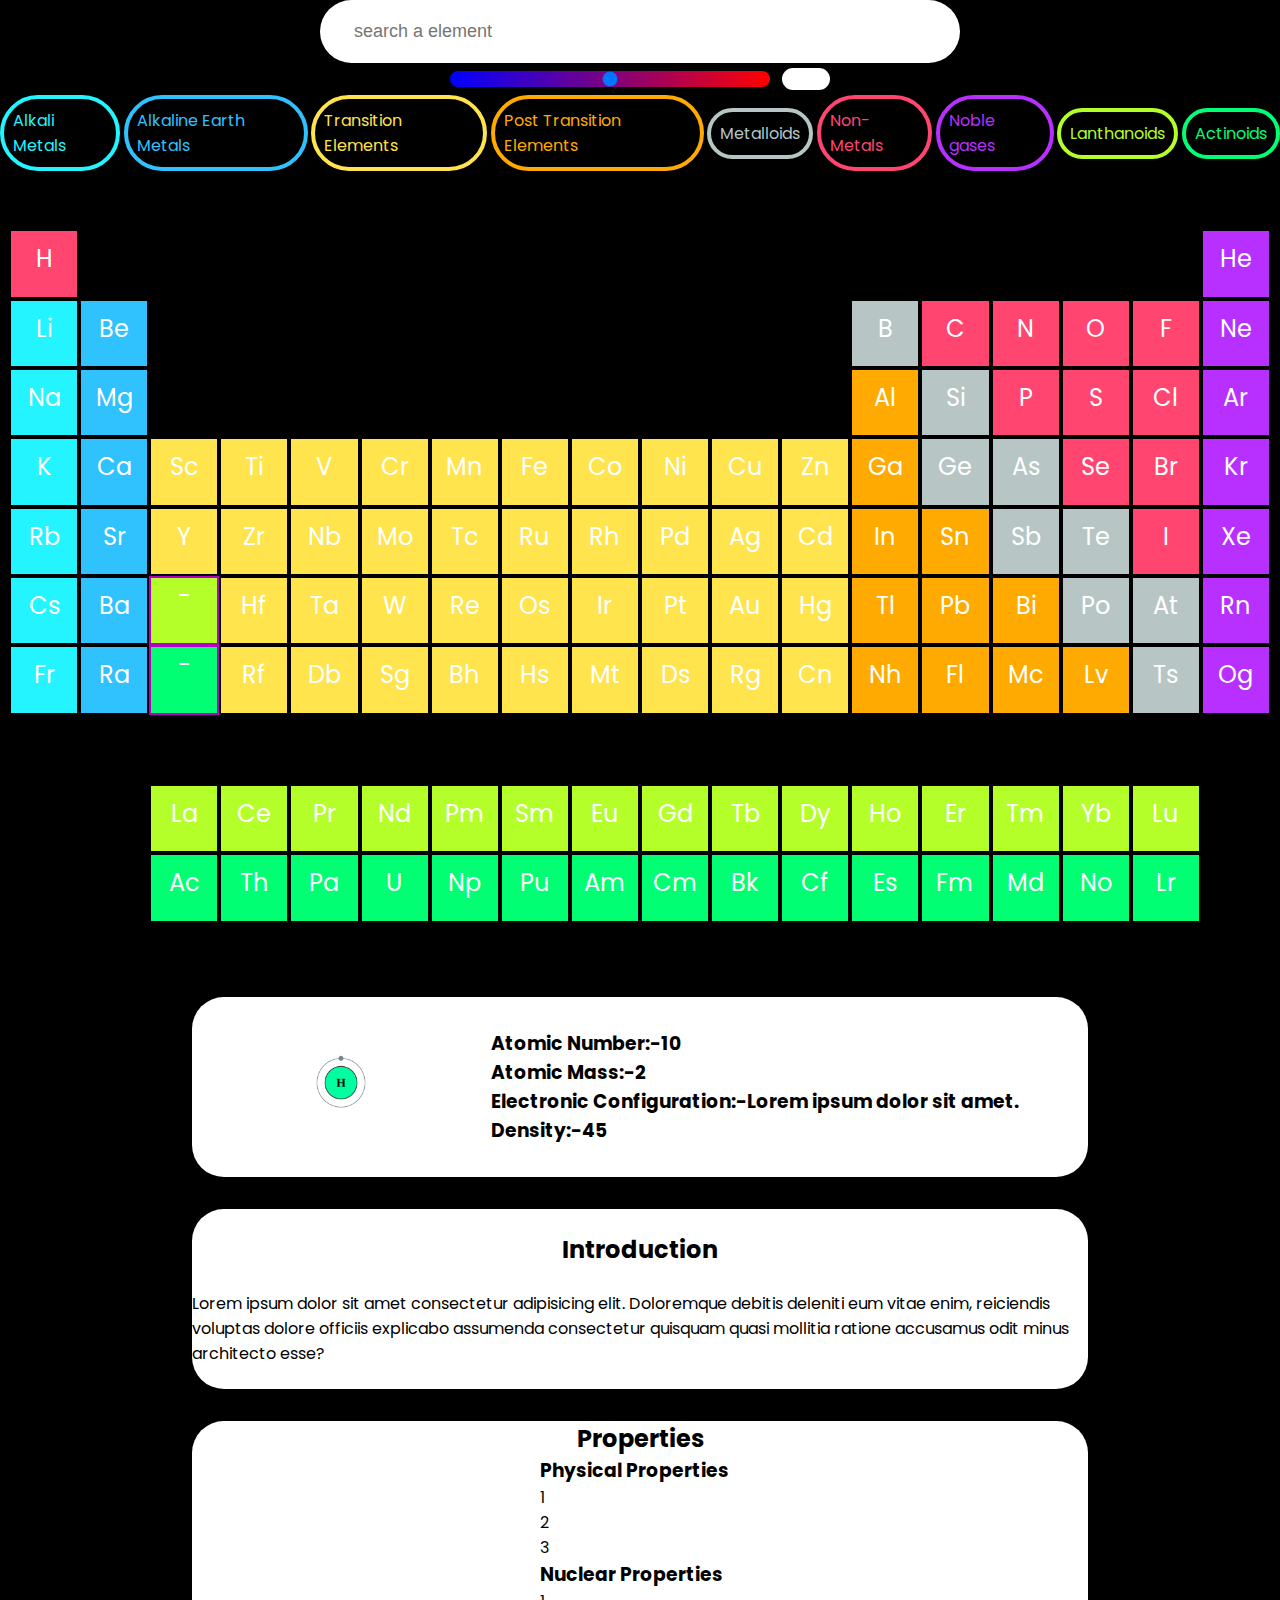
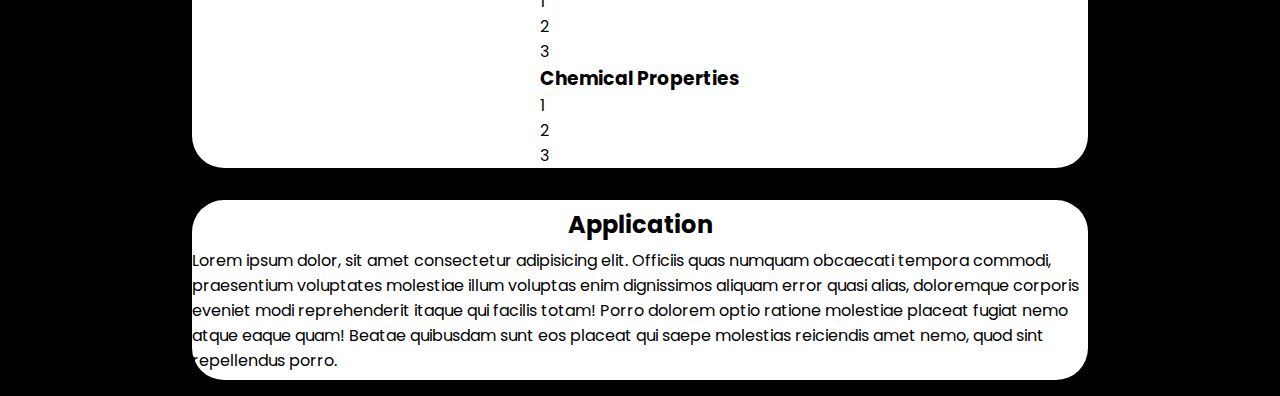
<file: index.html>
<!DOCTYPE html>
<html lang="en">
  <head>
    <meta charset="UTF-8" />
    <meta name="viewport" content="width=device-width, initial-scale=1.0" />
    <link
      rel="stylesheet"
      href="https://cdnjs.cloudflare.com/ajax/libs/font-awesome/6.7.1/css/all.min.css"
      integrity="sha512-5Hs3dF2AEPkpNAR7UiOHba+lRSJNeM2ECkwxUIxC1Q/FLycGTbNapWXB4tP889k5T5Ju8fs4b1P5z/iB4nMfSQ=="
      crossorigin="anonymous"
      referrerpolicy="no-referrer" />
    <link rel="preconnect" href="https://fonts.googleapis.com" />
    <link rel="preconnect" href="https://fonts.gstatic.com" crossorigin />
    <link
      href="https://fonts.googleapis.com/css2?family=Poppins:ital,wght@0,100;0,200;0,300;0,400;0,500;0,600;0,700;0,800;0,900;1,100;1,200;1,300;1,400;1,500;1,600;1,700;1,800;1,900&family=Roboto:ital,wght@0,100;0,300;0,400;0,500;0,700;0,900;1,100;1,300;1,400;1,500;1,700;1,900&display=swap"
      rel="stylesheet" />
    <title>The Periodic Table</title>
    <link rel="stylesheet" href="./style.css" />
    <link rel="stylesheet" href="./info_style.css" />
  </head>

  <body>
    <!-------Search box?------->
    <div class="bg-search-box">
      <div class="search-box">
        <div class="row">
          <i class="fa-solid fa-magnifying-glass"></i>
          <input
            type="text"
            id="input-box"
            placeholder="search a element"
            autocomplete="off" />
        </div>
        <div class="result-box"></div>
      </div>
      <!--temperature slider-->
      <div class="slider">
        <input type="range" min="-100" max="1000" class="temp-slider" />
        <input type="text" class="temp-value-kelvin" />
      </div>

      <div class="filterElements">
        <div onclick="" class="alkaliMetals">Alkali Metals</div>
        <div onclick="" class="alkalineEarthMetals">Alkaline Earth Metals</div>
        <div onclick="" class="transitionElements">Transition Elements</div>
        <div onclick="" class="postTransitionElements">
          Post Transition Elements
        </div>
        <div onclick="" class="metalloids">Metalloids</div>
        <div onclick="" class="nonMetals">Non-Metals</div>
        <div onclick="" class="nobleGases">Noble gases</div>
        <div onclick="" class="lanthanoids">Lanthanoids</div>
        <div onclick="" class="actinoids">Actinoids</div>
      </div>
    </div>
    <!-------Search box?------->

    <section class="main">
      <div class="periodic-bg" id="backgroundOfPeriodicTable">
        <!----------this id is temp could change or code can change not to use-->
        <!------------------------Start of periodic table--------------------------->

        <!------------------------1st Period--------------------------->

        <div class="element-box Hydrogen nonMetal">
          <a class="hyperlink" href="#h">
            <div class="element">
              <div class="inner-element-name">H</div>
              <div class="element-hover">
                <p class="atomic-number">1</p>
                <p class="atomic-mass">1.008</p>
                <div class="align">
                  <p class="element-symbol">H</p>
                  <p class="element-name">Hydrogen</p>
                </div>
              </div>
            </div>
          </a>
        </div>
        <!----------First empty space--------------------------------->
        <div class="empty-space-one"></div>

        <div class="element-box Helium nobleGas">
          <a class="hyperlink" href="#h">
            <div class="element">
              <div class="inner-element-name">He</div>
              <div class="element-hover">
                <p class="atomic-number">2</p>
                <p class="atomic-mass">4.0026</p>
                <div class="align">
                  <p class="element-symbol">He</p>
                  <p class="element-name">Helium</p>
                </div>
              </div>
            </div>
          </a>
        </div>

        <!------------------------2nd Period--------------------------->

        <div class="element-box Lithium alkaliMetal">
          <a class="hyperlink" href="#h">
            <div class="element">
              <div class="inner-element-name">Li</div>
              <div class="element-hover">
                <p class="atomic-number">3</p>
                <p class="atomic-mass">6.9410</p>
                <div class="align">
                  <p class="element-symbol">Li</p>
                  <p class="element-name">Lithium</p>
                </div>
              </div>
            </div>
          </a>
        </div>

        <div class="element-box Beryllium alkalineEarthMetal">
          <a class="hyperlink" href="#h">
            <div class="element">
              <div class="inner-element-name">Be</div>
              <div class="element-hover">
                <p class="atomic-number">4</p>
                <p class="atomic-mass">9.0122</p>
                <div class="align">
                  <p class="element-symbol">Be</p>
                  <p class="element-name">Beryllium</p>
                </div>
              </div>
            </div>
          </a>
        </div>

        <div class="empty-space-two"></div>

        <div class="element-box Boron metalloid">
          <a class="hyperlink" href="#h">
            <div class="element">
              <div class="inner-element-name">B</div>
              <div class="element-hover">
                <p class="atomic-number">5</p>
                <p class="atomic-mass">10.81</p>
                <div class="align">
                  <p class="element-symbol">B</p>
                  <p class="element-name">Boron</p>
                </div>
              </div>
            </div>
          </a>
        </div>

        <div class="element-box Carbon nonMetal">
          <a class="hyperlink" href="#h">
            <div class="element">
              <div class="inner-element-name">C</div>
              <div class="element-hover">
                <p class="atomic-number">6</p>
                <p class="atomic-mass">12.011</p>
                <div class="align">
                  <p class="element-symbol">C</p>
                  <p class="element-name">Carbon</p>
                </div>
              </div>
            </div>
          </a>
        </div>

        <div class="element-box Nitrogen nonMetal">
          <a class="hyperlink" href="#h">
            <div class="element">
              <div class="inner-element-name">N</div>
              <div class="element-hover">
                <p class="atomic-number">7</p>
                <p class="atomic-mass">14.007</p>
                <div class="align">
                  <p class="element-symbol">N</p>
                  <p class="element-name">Nitrogen</p>
                </div>
              </div>
            </div>
          </a>
        </div>

        <div class="element-box Oxygen nonMetal">
          <a class="hyperlink" href="#h">
            <div class="element">
              <div class="inner-element-name">O</div>
              <div class="element-hover">
                <p class="atomic-number">8</p>
                <p class="atomic-mass">15.999</p>
                <div class="align">
                  <p class="element-symbol">O</p>
                  <p class="element-name">Oxygen</p>
                </div>
              </div>
            </div>
          </a>
        </div>

        <div class="element-box Fluorine nonMetal">
          <a class="hyperlink" href="#h">
            <div class="element">
              <div class="inner-element-name">F</div>
              <div class="element-hover">
                <p class="atomic-number">9</p>
                <p class="atomic-mass">18.998</p>
                <div class="align">
                  <p class="element-symbol">F</p>
                  <p class="element-name">Fluorine</p>
                </div>
              </div>
            </div>
          </a>
        </div>

        <div class="element-box Neon nobleGas">
          <a class="hyperlink" href="#h">
            <div class="element">
              <div class="inner-element-name">Ne</div>
              <div class="element-hover">
                <p class="atomic-number">10</p>
                <p class="atomic-mass">20.180</p>
                <div class="align">
                  <p class="element-symbol">Ne</p>
                  <p class="element-name">Neon</p>
                </div>
              </div>
            </div>
          </a>
        </div>

        <!------------------------3rd Period--------------------------->

        <div class="element-box Sodium alkaliMetal">
          <a class="hyperlink" href="#h">
            <div class="element">
              <div class="inner-element-name">Na</div>
              <div class="element-hover">
                <p class="atomic-number">11</p>
                <p class="atomic-mass">22.990</p>
                <div class="align">
                  <p class="element-symbol">Na</p>
                  <p class="element-name">Sodium</p>
                </div>
              </div>
            </div>
          </a>
        </div>

        <div class="element-box Magnesium alkalineEarthMetal">
          <a class="hyperlink" href="#h">
            <div class="element">
              <div class="inner-element-name">Mg</div>
              <div class="element-hover">
                <p class="atomic-number">12</p>
                <p class="atomic-mass">24.305</p>
                <div class="align">
                  <p class="element-symbol">Mg</p>
                  <p class="element-name">Magnesium</p>
                </div>
              </div>
            </div>
          </a>
        </div>

        <div class="empty-space-three"></div>

        <div class="element-box Aluminium postTransitionElement">
          <a class="hyperlink" href="#h">
            <div class="element">
              <div class="inner-element-name">Al</div>
              <div class="element-hover">
                <p class="atomic-number">13</p>
                <p class="atomic-mass">26.982</p>
                <div class="align">
                  <p class="element-symbol">Al</p>
                  <p class="element-name">Aluminium</p>
                </div>
              </div>
            </div>
          </a>
        </div>

        <div class="element-box Silicon metalloid">
          <a class="hyperlink" href="#h">
            <div class="element">
              <div class="inner-element-name">Si</div>
              <div class="element-hover">
                <p class="atomic-number">14</p>
                <p class="atomic-mass">28.085</p>
                <div class="align">
                  <p class="element-symbol">Si</p>
                  <p class="element-name">Silicon</p>
                </div>
              </div>
            </div>
          </a>
        </div>

        <div class="element-box Phosphorus nonMetal">
          <a class="hyperlink" href="#h">
            <div class="element">
              <div class="inner-element-name">P</div>
              <div class="element-hover">
                <p class="atomic-number">15</p>
                <p class="atomic-mass">30.974</p>
                <div class="align">
                  <p class="element-symbol">P</p>
                  <p class="element-name">Phosphorus</p>
                </div>
              </div>
            </div>
          </a>
        </div>

        <div class="element-box Sulfur nonMetal">
          <a class="hyperlink" href="#h">
            <div class="element">
              <div class="inner-element-name">S</div>
              <div class="element-hover">
                <p class="atomic-number">16</p>
                <p class="atomic-mass">32.06</p>
                <div class="align">
                  <p class="element-symbol">S</p>
                  <p class="element-name">Sulfur</p>
                </div>
              </div>
            </div>
          </a>
        </div>

        <div class="element-box Chlorine nonMetal">
          <a class="hyperlink" href="#h">
            <div class="element">
              <div class="inner-element-name">Cl</div>
              <div class="element-hover">
                <p class="atomic-number">17</p>
                <p class="atomic-mass">35.45</p>
                <div class="align">
                  <p class="element-symbol">Cl</p>
                  <p class="element-name">Chlorine</p>
                </div>
              </div>
            </div>
          </a>
        </div>

        <div class="element-box Argon nobleGas">
          <a class="hyperlink" href="#h">
            <div class="element">
              <div class="inner-element-name">Ar</div>
              <div class="element-hover">
                <p class="atomic-number">18</p>
                <p class="atomic-mass">39.948</p>
                <div class="align">
                  <p class="element-symbol">Ar</p>
                  <p class="element-name">Argon</p>
                </div>
              </div>
            </div>
          </a>
        </div>

        <!----------------------4th Period------------------>
        <div class="element-box Potassium alkaliMetal">
          <a class="hyperlink" href="#h">
            <div class="element">
              <div class="inner-element-name">K</div>
              <div class="element-hover">
                <p class="atomic-number">19</p>
                <p class="atomic-mass">39.098</p>
                <div class="align">
                  <p class="element-symbol">K</p>
                  <p class="element-name">Potassium</p>
                </div>
              </div>
            </div>
          </a>
        </div>

        <div class="element-box Calcium alkalineEarthMetal">
          <a class="hyperlink" href="#h">
            <div class="element">
              <div class="inner-element-name">Ca</div>
              <div class="element-hover">
                <p class="atomic-number">20</p>
                <p class="atomic-mass">40.078</p>
                <div class="align">
                  <p class="element-symbol">Ca</p>
                  <p class="element-name">Calcium</p>
                </div>
              </div>
            </div>
          </a>
        </div>

        <div class="element-box Scandium transitionElement">
          <a class="hyperlink" href="#h">
            <div class="element">
              <div class="inner-element-name">Sc</div>
              <div class="element-hover">
                <p class="atomic-number">21</p>
                <p class="atomic-mass">44.956</p>
                <div class="align">
                  <p class="element-symbol">Sc</p>
                  <p class="element-name">Scandium</p>
                </div>
              </div>
            </div>
          </a>
        </div>

        <div class="element-box Titanium transitionElement">
          <a class="hyperlink" href="#h">
            <div class="element">
              <div class="inner-element-name">Ti</div>
              <div class="element-hover">
                <p class="atomic-number">22</p>
                <p class="atomic-mass">47.867</p>
                <div class="align">
                  <p class="element-symbol">Ti</p>
                  <p class="element-name">Titanium</p>
                </div>
              </div>
            </div>
          </a>
        </div>

        <div class="element-box Vanadium transitionElement">
          <a class="hyperlink" href="#h">
            <div class="element">
              <div class="inner-element-name">V</div>
              <div class="element-hover">
                <p class="atomic-number">23</p>
                <p class="atomic-mass">50.942</p>
                <div class="align">
                  <p class="element-symbol">V</p>
                  <p class="element-name">Vanadium</p>
                </div>
              </div>
            </div>
          </a>
        </div>

        <div class="element-box Chromium transitionElement">
          <a class="hyperlink" href="#h">
            <div class="element">
              <div class="inner-element-name">Cr</div>
              <div class="element-hover">
                <p class="atomic-number">24</p>
                <p class="atomic-mass">51.996</p>
                <div class="align">
                  <p class="element-symbol">Cr</p>
                  <p class="element-name">Chromium</p>
                </div>
              </div>
            </div>
          </a>
        </div>

        <div class="element-box Manganese transitionElement">
          <a class="hyperlink" href="#h">
            <div class="element">
              <div class="inner-element-name">Mn</div>
              <div class="element-hover">
                <p class="atomic-number">25</p>
                <p class="atomic-mass">54.938</p>
                <div class="align">
                  <p class="element-symbol">Mn</p>
                  <p class="element-name">Manganese</p>
                </div>
              </div>
            </div>
          </a>
        </div>

        <div class="element-box Iron transitionElement">
          <a class="hyperlink" href="#h">
            <div class="element">
              <div class="inner-element-name">Fe</div>
              <div class="element-hover">
                <p class="atomic-number">26</p>
                <p class="atomic-mass">55.845</p>
                <div class="align">
                  <p class="element-symbol">Fe</p>
                  <p class="element-name">Iron</p>
                </div>
              </div>
            </div>
          </a>
        </div>

        <div class="element-box Cobalt transitionElement">
          <a class="hyperlink" href="#h">
            <div class="element">
              <div class="inner-element-name">Co</div>
              <div class="element-hover">
                <p class="atomic-number">27</p>
                <p class="atomic-mass">58.933</p>
                <div class="align">
                  <p class="element-symbol">Co</p>
                  <p class="element-name">Cobalt</p>
                </div>
              </div>
            </div>
          </a>
        </div>

        <div class="element-box Nickel transitionElement">
          <a class="hyperlink" href="#h">
            <div class="element">
              <div class="inner-element-name">Ni</div>
              <div class="element-hover">
                <p class="atomic-number">28</p>
                <p class="atomic-mass">58.693</p>
                <div class="align">
                  <p class="element-symbol">Ni</p>
                  <p class="element-name">Nickel</p>
                </div>
              </div>
            </div>
          </a>
        </div>

        <div class="element-box Copper transitionElement">
          <a class="hyperlink" href="#h">
            <div class="element">
              <div class="inner-element-name">Cu</div>
              <div class="element-hover">
                <p class="atomic-number">29</p>
                <p class="atomic-mass">63.546</p>
                <div class="align">
                  <p class="element-symbol">Cu</p>
                  <p class="element-name">Copper</p>
                </div>
              </div>
            </div>
          </a>
        </div>

        <div class="element-box Zinc transitionElement">
          <a class="hyperlink" href="#h">
            <div class="element">
              <div class="inner-element-name">Zn</div>
              <div class="element-hover">
                <p class="atomic-number">30</p>
                <p class="atomic-mass">65.38</p>
                <div class="align">
                  <p class="element-symbol">Zn</p>
                  <p class="element-name">Zinc</p>
                </div>
              </div>
            </div>
          </a>
        </div>

        <div class="element-box Gallium postTransitionElement">
          <a class="hyperlink" href="#h">
            <div class="element">
              <div class="inner-element-name">Ga</div>
              <div class="element-hover">
                <p class="atomic-number">31</p>
                <p class="atomic-mass">69.723</p>
                <div class="align">
                  <p class="element-symbol">Ga</p>
                  <p class="element-name">Gallium</p>
                </div>
              </div>
            </div>
          </a>
        </div>

        <div class="element-box Germanium metalloid">
          <a class="hyperlink" href="#h">
            <div class="element">
              <div class="inner-element-name">Ge</div>
              <div class="element-hover">
                <p class="atomic-number">32</p>
                <p class="atomic-mass">72.63</p>
                <div class="align">
                  <p class="element-symbol">Ge</p>
                  <p class="element-name">Germanium</p>
                </div>
              </div>
            </div>
          </a>
        </div>

        <div class="element-box Arsenic metalloid">
          <a class="hyperlink" href="#h">
            <div class="element">
              <div class="inner-element-name">As</div>
              <div class="element-hover">
                <p class="atomic-number">33</p>
                <p class="atomic-mass">74.922</p>
                <div class="align">
                  <p class="element-symbol">As</p>
                  <p class="element-name">Arsenic</p>
                </div>
              </div>
            </div>
          </a>
        </div>

        <div class="element-box Selenium nonMetal">
          <a class="hyperlink" href="#h">
            <div class="element">
              <div class="inner-element-name">Se</div>
              <div class="element-hover">
                <p class="atomic-number">34</p>
                <p class="atomic-mass">78.96</p>
                <div class="align">
                  <p class="element-symbol">Se</p>
                  <p class="element-name">Selenium</p>
                </div>
              </div>
            </div>
          </a>
        </div>

        <div class="element-box Bromine nonMetal">
          <a class="hyperlink" href="#h">
            <div class="element">
              <div class="inner-element-name">Br</div>
              <div class="element-hover">
                <p class="atomic-number">35</p>
                <p class="atomic-mass">79.904</p>
                <div class="align">
                  <p class="element-symbol">Br</p>
                  <p class="element-name">Bromine</p>
                </div>
              </div>
            </div>
          </a>
        </div>

        <div class="element-box Krypton nobleGas">
          <a class="hyperlink" href="#h">
            <div class="element">
              <div class="inner-element-name">Kr</div>
              <div class="element-hover">
                <p class="atomic-number">36</p>
                <p class="atomic-mass">83.798</p>
                <div class="align">
                  <p class="element-symbol">Kr</p>
                  <p class="element-name">Krypton</p>
                </div>
              </div>
            </div>
          </a>
        </div>

        <!----------------------5th Period------------------>

        <div class="element-box Rubidium alkaliMetal">
          <a class="hyperlink" href="#h">
            <div class="element">
              <div class="inner-element-name">Rb</div>
              <div class="element-hover">
                <p class="atomic-number">37</p>
                <p class="atomic-mass">85.468</p>
                <div class="align">
                  <p class="element-symbol">Rb</p>
                  <p class="element-name">Rubidium</p>
                </div>
              </div>
            </div>
          </a>
        </div>

        <div class="element-box Strontium alkalineEarthMetal">
          <a class="hyperlink" href="#h">
            <div class="element">
              <div class="inner-element-name">Sr</div>
              <div class="element-hover">
                <p class="atomic-number">38</p>
                <p class="atomic-mass">87.62</p>
                <div class="align">
                  <p class="element-symbol">Sr</p>
                  <p class="element-name">Strontium</p>
                </div>
              </div>
            </div>
          </a>
        </div>

        <div class="element-box Yttrium transitionElement">
          <a class="hyperlink" href="#h">
            <div class="element">
              <div class="inner-element-name">Y</div>
              <div class="element-hover">
                <p class="atomic-number">39</p>
                <p class="atomic-mass">88.906</p>
                <div class="align">
                  <p class="element-symbol">Y</p>
                  <p class="element-name">Yttrium</p>
                </div>
              </div>
            </div>
          </a>
        </div>

        <div class="element-box Zirconium transitionElement">
          <a class="hyperlink" href="#h">
            <div class="element">
              <div class="inner-element-name">Zr</div>
              <div class="element-hover">
                <p class="atomic-number">40</p>
                <p class="atomic-mass">91.224</p>
                <div class="align">
                  <p class="element-symbol">Zr</p>
                  <p class="element-name">Zirconium</p>
                </div>
              </div>
            </div>
          </a>
        </div>

        <div class="element-box Niobium transitionElement">
          <a class="hyperlink" href="#h">
            <div class="element">
              <div class="inner-element-name">Nb</div>
              <div class="element-hover">
                <p class="atomic-number">41</p>
                <p class="atomic-mass">92.906</p>
                <div class="align">
                  <p class="element-symbol">Nb</p>
                  <p class="element-name">Niobium</p>
                </div>
              </div>
            </div>
          </a>
        </div>

        <div class="element-box Molybdenum transitionElement">
          <a class="hyperlink" href="#h">
            <div class="element">
              <div class="inner-element-name">Mo</div>
              <div class="element-hover">
                <p class="atomic-number">42</p>
                <p class="atomic-mass">95.95</p>
                <div class="align">
                  <p class="element-symbol">Mo</p>
                  <p class="element-name">Molybdenum</p>
                </div>
              </div>
            </div>
          </a>
        </div>

        <div class="element-box Technetium transitionElement">
          <a class="hyperlink" href="#h">
            <div class="element">
              <div class="inner-element-name">Tc</div>
              <div class="element-hover">
                <p class="atomic-number">43</p>
                <p class="atomic-mass">(98)</p>
                <div class="align">
                  <p class="element-symbol">Tc</p>
                  <p class="element-name">Technetium</p>
                </div>
              </div>
            </div>
          </a>
        </div>

        <div class="element-box Ruthenium transitionElement">
          <a class="hyperlink" href="#h">
            <div class="element">
              <div class="inner-element-name">Ru</div>
              <div class="element-hover">
                <p class="atomic-number">44</p>
                <p class="atomic-mass">101.07</p>
                <div class="align">
                  <p class="element-symbol">Ru</p>
                  <p class="element-name">Ruthenium</p>
                </div>
              </div>
            </div>
          </a>
        </div>

        <div class="element-box Rhodium transitionElement">
          <a class="hyperlink" href="#h">
            <div class="element">
              <div class="inner-element-name">Rh</div>
              <div class="element-hover">
                <p class="atomic-number">45</p>
                <p class="atomic-mass">102.91</p>
                <div class="align">
                  <p class="element-symbol">Rh</p>
                  <p class="element-name">Rhodium</p>
                </div>
              </div>
            </div>
          </a>
        </div>

        <div class="element-box Palladium transitionElement">
          <a class="hyperlink" href="#h">
            <div class="element">
              <div class="inner-element-name">Pd</div>
              <div class="element-hover">
                <p class="atomic-number">46</p>
                <p class="atomic-mass">106.42</p>
                <div class="align">
                  <p class="element-symbol">Pd</p>
                  <p class="element-name">Palladium</p>
                </div>
              </div>
            </div>
          </a>
        </div>

        <div class="element-box Silver transitionElement">
          <a class="hyperlink" href="#h">
            <div class="element">
              <div class="inner-element-name">Ag</div>
              <div class="element-hover">
                <p class="atomic-number">47</p>
                <p class="atomic-mass">107.87</p>
                <div class="align">
                  <p class="element-symbol">Ag</p>
                  <p class="element-name">Silver</p>
                </div>
              </div>
            </div>
          </a>
        </div>

        <div class="element-box Cadmium transitionElement">
          <a class="hyperlink" href="#h">
            <div class="element">
              <div class="inner-element-name">Cd</div>
              <div class="element-hover">
                <p class="atomic-number">48</p>
                <p class="atomic-mass">112.41</p>
                <div class="align">
                  <p class="element-symbol">Cd</p>
                  <p class="element-name">Cadmium</p>
                </div>
              </div>
            </div>
          </a>
        </div>

        <div class="element-box Indium postTransitionElement">
          <a class="hyperlink" href="#h">
            <div class="element">
              <div class="inner-element-name">In</div>
              <div class="element-hover">
                <p class="atomic-number">49</p>
                <p class="atomic-mass">114.82</p>
                <div class="align">
                  <p class="element-symbol">In</p>
                  <p class="element-name">Indium</p>
                </div>
              </div>
            </div>
          </a>
        </div>

        <div class="element-box Tin postTransitionElement">
          <a class="hyperlink" href="#h">
            <div class="element">
              <div class="inner-element-name">Sn</div>
              <div class="element-hover">
                <p class="atomic-number">50</p>
                <p class="atomic-mass">118.71</p>
                <div class="align">
                  <p class="element-symbol">Sn</p>
                  <p class="element-name">Tin</p>
                </div>
              </div>
            </div>
          </a>
        </div>

        <div class="element-box Antimony metalloid">
          <a class="hyperlink" href="#h">
            <div class="element">
              <div class="inner-element-name">Sb</div>
              <div class="element-hover">
                <p class="atomic-number">51</p>
                <p class="atomic-mass">121.76</p>
                <div class="align">
                  <p class="element-symbol">Sb</p>
                  <p class="element-name">Antimony</p>
                </div>
              </div>
            </div>
          </a>
        </div>

        <div class="element-box Tellurium metalloid">
          <a class="hyperlink" href="#h">
            <div class="element">
              <div class="inner-element-name">Te</div>
              <div class="element-hover">
                <p class="atomic-number">52</p>
                <p class="atomic-mass">127.60</p>
                <div class="align">
                  <p class="element-symbol">Te</p>
                  <p class="element-name">Tellurium</p>
                </div>
              </div>
            </div>
          </a>
        </div>

        <div class="element-box Iodine nonMetal">
          <a class="hyperlink" href="#h">
            <div class="element">
              <div class="inner-element-name">I</div>
              <div class="element-hover">
                <p class="atomic-number">53</p>
                <p class="atomic-mass">126.90</p>
                <div class="align">
                  <p class="element-symbol">I</p>
                  <p class="element-name">Iodine</p>
                </div>
              </div>
            </div>
          </a>
        </div>

        <div class="element-box Xenon nobleGas">
          <a class="hyperlink" href="#h">
            <div class="element">
              <div class="inner-element-name">Xe</div>
              <div class="element-hover">
                <p class="atomic-number">54</p>
                <p class="atomic-mass">131.29</p>
                <div class="align">
                  <p class="element-symbol">Xe</p>
                  <p class="element-name">Xenon</p>
                </div>
              </div>
            </div>
          </a>
        </div>

        <!-----------------------6th Period-->

        <div class="element-box Cesium alkaliMetal">
          <a class="hyperlink" href="#h">
            <div class="element">
              <div class="inner-element-name">Cs</div>
              <div class="element-hover">
                <p class="atomic-number">55</p>
                <p class="atomic-mass">132.91</p>
                <div class="align">
                  <p class="element-symbol">Cs</p>
                  <p class="element-name">Cesium</p>
                </div>
              </div>
            </div>
          </a>
        </div>

        <div class="element-box Barium alkalineEarthMetal">
          <a class="hyperlink" href="#h">
            <div class="element">
              <div class="inner-element-name">Ba</div>
              <div class="element-hover">
                <p class="atomic-number">56</p>
                <p class="atomic-mass">137.33</p>
                <div class="align">
                  <p class="element-symbol">Ba</p>
                  <p class="element-name">Barium</p>
                </div>
              </div>
            </div>
          </a>
        </div>

        <div
          class="empty"
          style="
            border: 2px solid #b500c6;
            background-color: rgb(180, 255, 41);
          ">
          <a class="hyperlink" href="#h">
            <div class="element">
              <div class="inner-element-name">-</div>
              <div class="element-hover">
                <p class="atomic-number"></p>
                <p class="atomic-mass"></p>
                <p class="element-symbol"></p>
                <p class="element-name">57-71</p>
              </div>
            </div>
          </a>
        </div>

        <div class="element-box Hafnium transitionElement">
          <a class="hyperlink" href="#h">
            <div class="element">
              <div class="inner-element-name">Hf</div>
              <div class="element-hover">
                <p class="atomic-number">72</p>
                <p class="atomic-mass">178.49</p>
                <div class="align">
                  <p class="element-symbol">Hf</p>
                  <p class="element-name">Hafnium</p>
                </div>
              </div>
            </div>
          </a>
        </div>

        <div class="element-box Tantalum transitionElement">
          <a class="hyperlink" href="#h">
            <div class="element">
              <div class="inner-element-name">Ta</div>
              <div class="element-hover">
                <p class="atomic-number">73</p>
                <p class="atomic-mass">180.95</p>
                <div class="align">
                  <p class="element-symbol">Ta</p>
                  <p class="element-name">Tantalum</p>
                </div>
              </div>
            </div>
          </a>
        </div>

        <div class="element-box Tungsten transitionElement">
          <a class="hyperlink" href="#h">
            <div class="element">
              <div class="inner-element-name">W</div>
              <div class="element-hover">
                <p class="atomic-number">74</p>
                <p class="atomic-mass">183.84</p>
                <div class="align">
                  <p class="element-symbol">W</p>
                  <p class="element-name">Tungsten</p>
                </div>
              </div>
            </div>
          </a>
        </div>

        <div class="element-box Rhenium transitionElement">
          <a class="hyperlink" href="#h">
            <div class="element">
              <div class="inner-element-name">Re</div>
              <div class="element-hover">
                <p class="atomic-number">75</p>
                <p class="atomic-mass">186.21</p>
                <div class="align">
                  <p class="element-symbol">Re</p>
                  <p class="element-name">Rhenium</p>
                </div>
              </div>
            </div>
          </a>
        </div>

        <div class="element-box Osmium transitionElement">
          <a class="hyperlink" href="#h">
            <div class="element">
              <div class="inner-element-name">Os</div>
              <div class="element-hover">
                <p class="atomic-number">76</p>
                <p class="atomic-mass">190.23</p>
                <div class="align">
                  <p class="element-symbol">Os</p>
                  <p class="element-name">Osmium</p>
                </div>
              </div>
            </div>
          </a>
        </div>

        <div class="element-box Iridium transitionElement">
          <a class="hyperlink" href="#h">
            <div class="element">
              <div class="inner-element-name">Ir</div>
              <div class="element-hover">
                <p class="atomic-number">77</p>
                <p class="atomic-mass">192.22</p>
                <div class="align">
                  <p class="element-symbol">Ir</p>
                  <p class="element-name">Iridium</p>
                </div>
              </div>
            </div>
          </a>
        </div>

        <div class="element-box Platinum transitionElement">
          <a class="hyperlink" href="#h">
            <div class="element">
              <div class="inner-element-name">Pt</div>
              <div class="element-hover">
                <p class="atomic-number">78</p>
                <p class="atomic-mass">195.08</p>
                <div class="align">
                  <p class="element-symbol">Pt</p>
                  <p class="element-name">Platinum</p>
                </div>
              </div>
            </div>
          </a>
        </div>

        <div class="element-box Gold transitionElement">
          <a class="hyperlink" href="#h">
            <div class="element">
              <div class="inner-element-name">Au</div>
              <div class="element-hover">
                <p class="atomic-number">79</p>
                <p class="atomic-mass">196.97</p>
                <div class="align">
                  <p class="element-symbol">Au</p>
                  <p class="element-name">Gold</p>
                </div>
              </div>
            </div>
          </a>
        </div>

        <div class="element-box Mercury transitionElement">
          <a class="hyperlink" href="#h">
            <div class="element">
              <div class="inner-element-name">Hg</div>
              <div class="element-hover">
                <p class="atomic-number">80</p>
                <p class="atomic-mass">200.59</p>
                <div class="align">
                  <p class="element-symbol">Hg</p>
                  <p class="element-name">Mercury</p>
                </div>
              </div>
            </div>
          </a>
        </div>

        <div class="element-box Thallium postTransitionElement">
          <a class="hyperlink" href="#h">
            <div class="element">
              <div class="inner-element-name">Tl</div>
              <div class="element-hover">
                <p class="atomic-number">81</p>
                <p class="atomic-mass">204.38</p>
                <div class="align">
                  <p class="element-symbol">Tl</p>
                  <p class="element-name">Thallium</p>
                </div>
              </div>
            </div>
          </a>
        </div>

        <div class="element-box Lead postTransitionElement">
          <a class="hyperlink" href="#h">
            <div class="element">
              <div class="inner-element-name">Pb</div>
              <div class="element-hover">
                <p class="atomic-number">82</p>
                <p class="atomic-mass">207.2</p>
                <div class="align">
                  <p class="element-symbol">Pb</p>
                  <p class="element-name">Lead</p>
                </div>
              </div>
            </div>
          </a>
        </div>

        <div class="element-box Bismuth postTransitionElement">
          <a class="hyperlink" href="#h">
            <div class="element">
              <div class="inner-element-name">Bi</div>
              <div class="element-hover">
                <p class="atomic-number">83</p>
                <p class="atomic-mass">208.98</p>
                <div class="align">
                  <p class="element-symbol">Bi</p>
                  <p class="element-name">Bismuth</p>
                </div>
              </div>
            </div>
          </a>
        </div>

        <div class="element-box Polonium metalloid">
          <a class="hyperlink" href="#h">
            <div class="element">
              <div class="inner-element-name">Po</div>
              <div class="element-hover">
                <p class="atomic-number">84</p>
                <p class="atomic-mass">(209)</p>
                <div class="align">
                  <p class="element-symbol">Po</p>
                  <p class="element-name">Polonium</p>
                </div>
              </div>
            </div>
          </a>
        </div>

        <div class="element-box Astatine metalloid">
          <a class="hyperlink" href="#h">
            <div class="element">
              <div class="inner-element-name">At</div>
              <div class="element-hover">
                <p class="atomic-number">85</p>
                <p class="atomic-mass">(210)</p>
                <div class="align">
                  <p class="element-symbol">At</p>
                  <p class="element-name">Astatine</p>
                </div>
              </div>
            </div>
          </a>
        </div>

        <div class="element-box Radon nobleGas">
          <a class="hyperlink" href="#h">
            <div class="element">
              <div class="inner-element-name">Rn</div>
              <div class="element-hover">
                <p class="atomic-number">86</p>
                <p class="atomic-mass">(222)</p>
                <div class="align">
                  <p class="element-symbol">Rn</p>
                  <p class="element-name">Radon</p>
                </div>
              </div>
            </div>
          </a>
        </div>

        <!--------------------7th Period--------------->

        <div class="element-box Francium alkaliMetal">
          <a class="hyperlink" href="#h">
            <div class="element">
              <div class="inner-element-name">Fr</div>
              <div class="element-hover">
                <p class="atomic-number">87</p>
                <p class="atomic-mass">(223)</p>
                <div class="align">
                  <p class="element-symbol">Fr</p>
                  <p class="element-name">Francium</p>
                </div>
              </div>
            </div>
          </a>
        </div>

        <div class="element-box Radium alkalineEarthMetal">
          <a class="hyperlink" href="#h">
            <div class="element">
              <div class="inner-element-name">Ra</div>
              <div class="element-hover">
                <p class="atomic-number">88</p>
                <p class="atomic-mass">(226)</p>
                <div class="align">
                  <p class="element-symbol">Ra</p>
                  <p class="element-name">Radium</p>
                </div>
              </div>
            </div>
          </a>
        </div>

        <div
          class="empty"
          style="border: 2px solid #b500c6; background-color: rgb(0, 255, 115)">
          <a class="hyperlink" href="#h">
            <div class="element">
              <div class="inner-element-name">-</div>
              <div class="element-hover">
                <p class="atomic-number"></p>
                <p class="atomic-mass"></p>
                <p class="element-symbol"></p>
                <p class="element-name">89-103</p>
              </div>
            </div>
          </a>
        </div>

        <div class="element-box Rutherfordium transitionElement">
          <a class="hyperlink" href="#h">
            <div class="element">
              <div class="inner-element-name">Rf</div>
              <div class="element-hover">
                <p class="atomic-number">104</p>
                <p class="atomic-mass">(267)</p>
                <div class="align">
                  <p class="element-symbol">Rf</p>
                  <p class="element-name">Rutherfordium</p>
                </div>
              </div>
            </div>
          </a>
        </div>

        <div class="element-box Dubnium transitionElement">
          <a class="hyperlink" href="#h">
            <div class="element">
              <div class="inner-element-name">Db</div>
              <div class="element-hover">
                <p class="atomic-number">105</p>
                <p class="atomic-mass">(270)</p>
                <div class="align">
                  <p class="element-symbol">Db</p>
                  <p class="element-name">Dubnium</p>
                </div>
              </div>
            </div>
          </a>
        </div>

        <div class="element-box Seaborgium transitionElement">
          <a class="hyperlink" href="#h">
            <div class="element">
              <div class="inner-element-name">Sg</div>
              <div class="element-hover">
                <p class="atomic-number">106</p>
                <p class="atomic-mass">(271)</p>
                <div class="align">
                  <p class="element-symbol">Sg</p>
                  <p class="element-name">Seaborgium</p>
                </div>
              </div>
            </div>
          </a>
        </div>

        <div class="element-box Bohrium transitionElement">
          <a class="hyperlink" href="#h">
            <div class="element">
              <div class="inner-element-name">Bh</div>
              <div class="element-hover">
                <p class="atomic-number">107</p>
                <p class="atomic-mass">(270)</p>
                <div class="align">
                  <p class="element-symbol">Bh</p>
                  <p class="element-name">Bohrium</p>
                </div>
              </div>
            </div>
          </a>
        </div>

        <div class="element-box Hassium transitionElement">
          <a class="hyperlink" href="#h">
            <div class="element">
              <div class="inner-element-name">Hs</div>
              <div class="element-hover">
                <p class="atomic-number">108</p>
                <p class="atomic-mass">(277)</p>
                <div class="align">
                  <p class="element-symbol">Hs</p>
                  <p class="element-name">Hassium</p>
                </div>
              </div>
            </div>
          </a>
        </div>

        <div class="element-box Meitnerium transitionElement">
          <a class="hyperlink" href="#h">
            <div class="element">
              <div class="inner-element-name">Mt</div>
              <div class="element-hover">
                <p class="atomic-number">109</p>
                <p class="atomic-mass">(278)</p>
                <div class="align">
                  <p class="element-symbol">Mt</p>
                  <p class="element-name">Meitnerium</p>
                </div>
              </div>
            </div>
          </a>
        </div>

        <div class="element-box Darmstadtium transitionElement">
          <a class="hyperlink" href="#h">
            <div class="element">
              <div class="inner-element-name">Ds</div>
              <div class="element-hover">
                <p class="atomic-number">110</p>
                <p class="atomic-mass">(281)</p>
                <div class="align">
                  <p class="element-symbol">Ds</p>
                  <p class="element-name">Darmstadtium</p>
                </div>
              </div>
            </div>
          </a>
        </div>

        <div class="element-box Roentgenium transitionElement">
          <a class="hyperlink" href="#h">
            <div class="element">
              <div class="inner-element-name">Rg</div>
              <div class="element-hover">
                <p class="atomic-number">111</p>
                <p class="atomic-mass">(282)</p>
                <div class="align">
                  <p class="element-symbol">Rg</p>
                  <p class="element-name">Roentgenium</p>
                </div>
              </div>
            </div>
          </a>
        </div>

        <div class="element-box Copernicium transitionElement">
          <a class="hyperlink" href="#h">
            <div class="element">
              <div class="inner-element-name">Cn</div>
              <div class="element-hover">
                <p class="atomic-number">112</p>
                <p class="atomic-mass">(285)</p>
                <div class="align">
                  <p class="element-symbol">Cn</p>
                  <p class="element-name">Copernicium</p>
                </div>
              </div>
            </div>
          </a>
        </div>

        <div class="element-box Nihonium postTransitionElement">
          <a class="hyperlink" href="#h">
            <div class="element">
              <div class="inner-element-name">Nh</div>
              <div class="element-hover">
                <p class="atomic-number">113</p>
                <p class="atomic-mass">(284)</p>
                <div class="align">
                  <p class="element-symbol">Nh</p>
                  <p class="element-name">Nihonium</p>
                </div>
              </div>
            </div>
          </a>
        </div>

        <div class="element-box Flerovium postTransitionElement">
          <a class="hyperlink" href="#h">
            <div class="element">
              <div class="inner-element-name">Fl</div>
              <div class="element-hover">
                <p class="atomic-number">114</p>
                <p class="atomic-mass">(289)</p>
                <div class="align">
                  <p class="element-symbol">Fl</p>
                  <p class="element-name">Flerovium</p>
                </div>
              </div>
            </div>
          </a>
        </div>

        <div class="element-box Moscovium postTransitionElement">
          <a class="hyperlink" href="#h">
            <div class="element">
              <div class="inner-element-name">Mc</div>
              <div class="element-hover">
                <p class="atomic-number">115</p>
                <p class="atomic-mass">(288)</p>
                <div class="align">
                  <p class="element-symbol">Mc</p>
                  <p class="element-name">Moscovium</p>
                </div>
              </div>
            </div>
          </a>
        </div>

        <div class="element-box Livermorium postTransitionElement">
          <a class="hyperlink" href="#h">
            <div class="element">
              <div class="inner-element-name">Lv</div>
              <div class="element-hover">
                <p class="atomic-number">116</p>
                <p class="atomic-mass">(293)</p>
                <div class="align">
                  <p class="element-symbol">Lv</p>
                  <p class="element-name">Livermorium</p>
                </div>
              </div>
            </div>
          </a>
        </div>

        <div class="element-box Tennessine metalloid">
          <a class="hyperlink" href="#h">
            <div class="element">
              <div class="inner-element-name">Ts</div>
              <div class="element-hover">
                <p class="atomic-number">117</p>
                <p class="atomic-mass">(294)</p>
                <div class="align">
                  <p class="element-symbol">Ts</p>
                  <p class="element-name">Tennessine</p>
                </div>
              </div>
            </div>
          </a>
        </div>

        <div class="element-box Oganesson nobleGas">
          <a class="hyperlink" href="#h">
            <div class="element">
              <div class="inner-element-name">Og</div>
              <div class="element-hover">
                <p class="atomic-number">118</p>
                <p class="atomic-mass">(294)</p>
                <div class="align">
                  <p class="element-symbol">Og</p>
                  <p class="element-name">Oganesson</p>
                </div>
              </div>
            </div>
          </a>
        </div>

        <div class="divider"></div>

        <!---------------------4th Empty Space--------------------------->

        <div class="empty-space-four"></div>

        <!---------------------Lanthenoids--------------------------->

        <div class="element-box Lanthanum lanthanoid">
          <a class="hyperlink" href="#h">
            <div class="element">
              <div class="inner-element-name">La</div>
              <div class="element-hover">
                <p class="atomic-number">57</p>
                <p class="atomic-mass">138.90</p>
                <div class="align">
                  <p class="element-symbol">La</p>
                  <p class="element-name">Lanthanum</p>
                </div>
              </div>
            </div>
          </a>
        </div>

        <div class="element-box Cerium lanthanoid">
          <a class="hyperlink" href="#h">
            <div class="element">
              <div class="inner-element-name">Ce</div>
              <div class="element-hover">
                <p class="atomic-number">58</p>
                <p class="atomic-mass">140.12</p>
                <div class="align">
                  <p class="element-symbol">Ce</p>
                  <p class="element-name">Cerium</p>
                </div>
              </div>
            </div>
          </a>
        </div>

        <div class="element-box Praseodymium lanthanoid">
          <a class="hyperlink" href="#h">
            <div class="element">
              <div class="inner-element-name">Pr</div>
              <div class="element-hover">
                <p class="atomic-number">59</p>
                <p class="atomic-mass">140.91</p>
                <div class="align">
                  <p class="element-symbol">Pr</p>
                  <p class="element-name">Praseodymium</p>
                </div>
              </div>
            </div>
          </a>
        </div>

        <div class="element-box Neodymium lanthanoid">
          <a class="hyperlink" href="#h">
            <div class="element">
              <div class="inner-element-name">Nd</div>
              <div class="element-hover">
                <p class="atomic-number">60</p>
                <p class="atomic-mass">144.24</p>
                <div class="align">
                  <p class="element-symbol">Nd</p>
                  <p class="element-name">Neodymium</p>
                </div>
              </div>
            </div>
          </a>
        </div>

        <div class="element-box Promethium lanthanoid">
          <a class="hyperlink" href="#h">
            <div class="element">
              <div class="inner-element-name">Pm</div>
              <div class="element-hover">
                <p class="atomic-number">61</p>
                <p class="atomic-mass">(145)</p>
                <div class="align">
                  <p class="element-symbol">Pm</p>
                  <p class="element-name">Promethium</p>
                </div>
              </div>
            </div>
          </a>
        </div>

        <div class="element-box Samarium lanthanoid">
          <a class="hyperlink" href="#h">
            <div class="element">
              <div class="inner-element-name">Sm</div>
              <div class="element-hover">
                <p class="atomic-number">62</p>
                <p class="atomic-mass">150.36</p>
                <div class="align">
                  <p class="element-symbol">Sm</p>
                  <p class="element-name">Samarium</p>
                </div>
              </div>
            </div>
          </a>
        </div>

        <div class="element-box Europium lanthanoid">
          <a class="hyperlink" href="#h">
            <div class="element">
              <div class="inner-element-name">Eu</div>
              <div class="element-hover">
                <p class="atomic-number">63</p>
                <p class="atomic-mass">152.00</p>
                <div class="align">
                  <p class="element-symbol">Eu</p>
                  <p class="element-name">Europium</p>
                </div>
              </div>
            </div>
          </a>
        </div>

        <div class="element-box Gadolinium lanthanoid">
          <a class="hyperlink" href="#h">
            <div class="element">
              <div class="inner-element-name">Gd</div>
              <div class="element-hover">
                <p class="atomic-number">64</p>
                <p class="atomic-mass">157.25</p>
                <div class="align">
                  <p class="element-symbol">Gd</p>
                  <p class="element-name">Gadolinium</p>
                </div>
              </div>
            </div>
          </a>
        </div>

        <div class="element-box Terbium lanthanoid">
          <a class="hyperlink" href="#h">
            <div class="element">
              <div class="inner-element-name">Tb</div>
              <div class="element-hover">
                <p class="atomic-number">65</p>
                <p class="atomic-mass">158.93</p>
                <div class="align">
                  <p class="element-symbol">Tb</p>
                  <p class="element-name">Terbium</p>
                </div>
              </div>
            </div>
          </a>
        </div>

        <div class="element-box Dysprosium lanthanoid">
          <a class="hyperlink" href="#h">
            <div class="element">
              <div class="inner-element-name">Dy</div>
              <div class="element-hover">
                <p class="atomic-number">66</p>
                <p class="atomic-mass">162.50</p>
                <div class="align">
                  <p class="element-symbol">Dy</p>
                  <p class="element-name">Dysprosium</p>
                </div>
              </div>
            </div>
          </a>
        </div>

        <div class="element-box Holmium lanthanoid">
          <a class="hyperlink" href="#h">
            <div class="element">
              <div class="inner-element-name">Ho</div>
              <div class="element-hover">
                <p class="atomic-number">67</p>
                <p class="atomic-mass">164.93</p>
                <div class="align">
                  <p class="element-symbol">Ho</p>
                  <p class="element-name">Holmium</p>
                </div>
              </div>
            </div>
          </a>
        </div>

        <div class="element-box Erbium lanthanoid">
          <a class="hyperlink" href="#h">
            <div class="element">
              <div class="inner-element-name">Er</div>
              <div class="element-hover">
                <p class="atomic-number">68</p>
                <p class="atomic-mass">167.26</p>
                <div class="align">
                  <p class="element-symbol">Er</p>
                  <p class="element-name">Erbium</p>
                </div>
              </div>
            </div>
          </a>
        </div>

        <div class="element-box Thulium lanthanoid">
          <a class="hyperlink" href="#h">
            <div class="element">
              <div class="inner-element-name">Tm</div>
              <div class="element-hover">
                <p class="atomic-number">69</p>
                <p class="atomic-mass">168.93</p>
                <div class="align">
                  <p class="element-symbol">Tm</p>
                  <p class="element-name">Thulium</p>
                </div>
              </div>
            </div>
          </a>
        </div>

        <div class="element-box Ytterbium lanthanoid">
          <a class="hyperlink" href="#h">
            <div class="element">
              <div class="inner-element-name">Yb</div>
              <div class="element-hover">
                <p class="atomic-number">70</p>
                <p class="atomic-mass">173.05</p>
                <div class="align">
                  <p class="element-symbol">Yb</p>
                  <p class="element-name">Ytterbium</p>
                </div>
              </div>
            </div>
          </a>
        </div>

        <div class="element-box Lutetium lanthanoid">
          <a class="hyperlink" href="#h">
            <div class="element">
              <div class="inner-element-name">Lu</div>
              <div class="element-hover">
                <p class="atomic-number">71</p>
                <p class="atomic-mass">174.97</p>
                <div class="align">
                  <p class="element-symbol">Lu</p>
                  <p class="element-name">Lutetium</p>
                </div>
              </div>
            </div>
          </a>
        </div>

        <!------------------------5th Empty Space---------------------->
        <div class="empty-space-five"></div>

        <!-----------------------Actenoids-------------------------->

        <div class="element-box Actinium actinoid">
          <a class="hyperlink" href="#h">
            <div class="element">
              <div class="inner-element-name">Ac</div>
              <div class="element-hover">
                <p class="atomic-number">89</p>
                <p class="atomic-mass">(227)</p>
                <div class="align">
                  <p class="element-symbol">Ac</p>
                  <p class="element-name">Actinium</p>
                </div>
              </div>
            </div>
          </a>
        </div>

        <div class="element-box Thorium actinoid">
          <a class="hyperlink" href="#h">
            <div class="element">
              <div class="inner-element-name">Th</div>
              <div class="element-hover">
                <p class="atomic-number">90</p>
                <p class="atomic-mass">(232)</p>
                <div class="align">
                  <p class="element-symbol">Th</p>
                  <p class="element-name">Thorium</p>
                </div>
              </div>
            </div>
          </a>
        </div>

        <div class="element-box Protactinium actinoid">
          <a class="hyperlink" href="#h">
            <div class="element">
              <div class="inner-element-name">Pa</div>
              <div class="element-hover">
                <p class="atomic-number">91</p>
                <p class="atomic-mass">(231)</p>
                <div class="align">
                  <p class="element-symbol">Pa</p>
                  <p class="element-name">Protactinium</p>
                </div>
              </div>
            </div>
          </a>
        </div>

        <div class="element-box Uranium actinoid">
          <a class="hyperlink" href="#h">
            <div class="element">
              <div class="inner-element-name">U</div>
              <div class="element-hover">
                <p class="atomic-number">92</p>
                <p class="atomic-mass">(238)</p>
                <div class="align">
                  <p class="element-symbol">U</p>
                  <p class="element-name">Uranium</p>
                </div>
              </div>
            </div>
          </a>
        </div>

        <div class="element-box Neptunium actinoid">
          <a class="hyperlink" href="#h">
            <div class="element">
              <div class="inner-element-name">Np</div>
              <div class="element-hover">
                <p class="atomic-number">93</p>
                <p class="atomic-mass">(237)</p>
                <div class="align">
                  <p class="element-symbol">Np</p>
                  <p class="element-name">Neptunium</p>
                </div>
              </div>
            </div>
          </a>
        </div>

        <div class="element-box Plutonium actinoid">
          <a class="hyperlink" href="#h">
            <div class="element">
              <div class="inner-element-name">Pu</div>
              <div class="element-hover">
                <p class="atomic-number">94</p>
                <p class="atomic-mass">(244)</p>
                <div class="align">
                  <p class="element-symbol">Pu</p>
                  <p class="element-name">Plutonium</p>
                </div>
              </div>
            </div>
          </a>
        </div>

        <div class="element-box Americium actinoid">
          <a class="hyperlink" href="#h">
            <div class="element">
              <div class="inner-element-name">Am</div>
              <div class="element-hover">
                <p class="atomic-number">95</p>
                <p class="atomic-mass">(243)</p>
                <div class="align">
                  <p class="element-symbol">Am</p>
                  <p class="element-name">Americium</p>
                </div>
              </div>
            </div>
          </a>
        </div>

        <div class="element-box Curium actinoid">
          <a class="hyperlink" href="#h">
            <div class="element">
              <div class="inner-element-name">Cm</div>
              <div class="element-hover">
                <p class="atomic-number">96</p>
                <p class="atomic-mass">(247)</p>
                <div class="align">
                  <p class="element-symbol">Cm</p>
                  <p class="element-name">Curium</p>
                </div>
              </div>
            </div>
          </a>
        </div>

        <div class="element-box Berkelium actinoid">
          <a class="hyperlink" href="#h">
            <div class="element">
              <div class="inner-element-name">Bk</div>
              <div class="element-hover">
                <p class="atomic-number">97</p>
                <p class="atomic-mass">(247)</p>
                <div class="align">
                  <p class="element-symbol">Bk</p>
                  <p class="element-name">Berkelium</p>
                </div>
              </div>
            </div>
          </a>
        </div>

        <div class="element-box Californium actinoid">
          <a class="hyperlink" href="#h">
            <div class="element">
              <div class="inner-element-name">Cf</div>
              <div class="element-hover">
                <p class="atomic-number">98</p>
                <p class="atomic-mass">(251)</p>
                <div class="align">
                  <p class="element-symbol">Cf</p>
                  <p class="element-name">Californium</p>
                </div>
              </div>
            </div>
          </a>
        </div>

        <div class="element-box Einsteinium actinoid">
          <a class="hyperlink" href="#h">
            <div class="element">
              <div class="inner-element-name">Es</div>
              <div class="element-hover">
                <p class="atomic-number">99</p>
                <p class="atomic-mass">(252)</p>
                <div class="align">
                  <p class="element-symbol">Es</p>
                  <p class="element-name">Einsteinium</p>
                </div>
              </div>
            </div>
          </a>
        </div>

        <div class="element-box Fermium actinoid">
          <a class="hyperlink" href="#h">
            <div class="element">
              <div class="inner-element-name">Fm</div>
              <div class="element-hover">
                <p class="atomic-number">100</p>
                <p class="atomic-mass">(257)</p>
                <div class="align">
                  <p class="element-symbol">Fm</p>
                  <p class="element-name">Fermium</p>
                </div>
              </div>
            </div>
          </a>
        </div>

        <div class="element-box Mendelevium actinoid">
          <a class="hyperlink" href="#h">
            <div class="element">
              <div class="inner-element-name">Md</div>
              <div class="element-hover">
                <p class="atomic-number">101</p>
                <p class="atomic-mass">(258)</p>
                <div class="align">
                  <p class="element-symbol">Md</p>
                  <p class="element-name">Mendelevium</p>
                </div>
              </div>
            </div>
          </a>
        </div>

        <div class="element-box Nobelium actinoid">
          <a class="hyperlink" href="#h">
            <div class="element">
              <div class="inner-element-name">No</div>
              <div class="element-hover">
                <p class="atomic-number">102</p>
                <p class="atomic-mass">(259)</p>
                <div class="align">
                  <p class="element-symbol">No</p>
                  <p class="element-name">Nobelium</p>
                </div>
              </div>
            </div>
          </a>
        </div>

        <div class="element-box Lawrencium actinoid">
          <a class="hyperlink" href="#h">
            <div class="element">
              <div class="inner-element-name">Lr</div>
              <div class="element-hover">
                <p class="atomic-number">103</p>
                <p class="atomic-mass">(262)</p>
                <div class="align">
                  <p class="element-symbol">Lr</p>
                  <p class="element-name">Lawrencium</p>
                </div>
              </div>
            </div>
          </a>
        </div>
      </div>
    </section>

    <!-----------------------popup------------------------------------------------------------------>

    <div class="popup-container">
      <div class="popup">
        <button class="popup-close">X</button>
        <h1 class="ele-name">Hydrogen</h1>

        <div class="main-info">
          <div class="ele-photo">
            <img class="ele-img" src="./img/hydrogen.png" alt="element-photo" />
          </div>
          <div class="ele-data">
            <ul>
              <li>
                <h3>Atomic Number:-</h3>
                <h3 class="ele-no">10</h3>
              </li>
              <li>
                <h3>Atomic Mass:-</h3>
                <h3 class="ele-mass">2</h3>
              </li>
              <li>
                <h3>Electronic Configuration:-</h3>
                <h3 class="ele-e-config">Lorem ipsum dolor sit amet.</h3>
              </li>
              <li>
                <h3>Density:-</h3>
                <h3 class="ele-density">45</h3>
              </li>
            </ul>
          </div>
        </div>

        <div class="ele-abundance">
          <ul>
            <li>
              <h3>Abundance in earths crust:-</h3>
              <h3 class="ele-crust">Lorem, ipsum.</h3>
            </li>
            <li>
              <h3>Abundance in earths universe:-</h3>
              <h3 class="ele-uni">Lorem, ipsum.</h3>
            </li>
          </ul>
        </div>

        <a href="#info-page" class="info-link">View More...</a>
      </div>
    </div>

    <section id="info-page">
      <div class="basic container">
        <div class="photo">
          <img src="./img/hydrogen.png" class="ele-img-info" alt="hydrogen" />
        </div>
        <div class="element-info">
          <ul>
            <li>
              <h3>Atomic Number:-</h3>
              <h3 class="ele-no-info">10</h3>
            </li>
            <li>
              <h3>Atomic Mass:-</h3>
              <h3 class="ele-mass-info">2</h3>
            </li>
            <li>
              <h3>Electronic Configuration:-</h3>
              <h3 class="ele-e-config-info">Lorem ipsum dolor sit amet.</h3>
            </li>
            <li>
              <h3>Density:-</h3>
              <h3 class="ele-density-info">45</h3>
            </li>
          </ul>
        </div>
      </div>

      <div class="intro container">
        <h2>Introduction</h2>
        <div class="intro-p">
          Lorem ipsum dolor sit amet consectetur adipisicing elit. Doloremque
          debitis deleniti eum vitae enim, reiciendis voluptas dolore officiis
          explicabo assumenda consectetur quisquam quasi mollitia ratione
          accusamus odit minus architecto esse?
        </div>
      </div>

      <div class="properties container">
        <h2>Properties</h2>
        <div class="prop">
          <h3>Physical Properties</h3>
          <ul>
            <li>1</li>
            <li>2</li>
            <li>3</li>
          </ul>
          <h3>Nuclear Properties</h3>
          <ul>
            <li>1</li>
            <li>2</li>
            <li>3</li>
          </ul>
          <h3>Chemical Properties</h3>
          <ul>
            <li>1</li>
            <li>2</li>
            <li>3</li>
          </ul>
        </div>
      </div>

      <div class="application container">
        <h2>Application</h2>
        <div class="app-p">
          Lorem ipsum dolor, sit amet consectetur adipisicing elit. Officiis
          quas numquam obcaecati tempora commodi, praesentium voluptates
          molestiae illum voluptas enim dignissimos aliquam error quasi alias,
          doloremque corporis eveniet modi reprehenderit itaque qui facilis
          totam! Porro dolorem optio ratione molestiae placeat fugiat nemo atque
          eaque quam! Beatae quibusdam sunt eos placeat qui saepe molestias
          reiciendis amet nemo, quod sint repellendus porro.
        </div>
      </div>
    </section>

    <script src="./app.js" defer></script>
  </body>
</html>
</file>
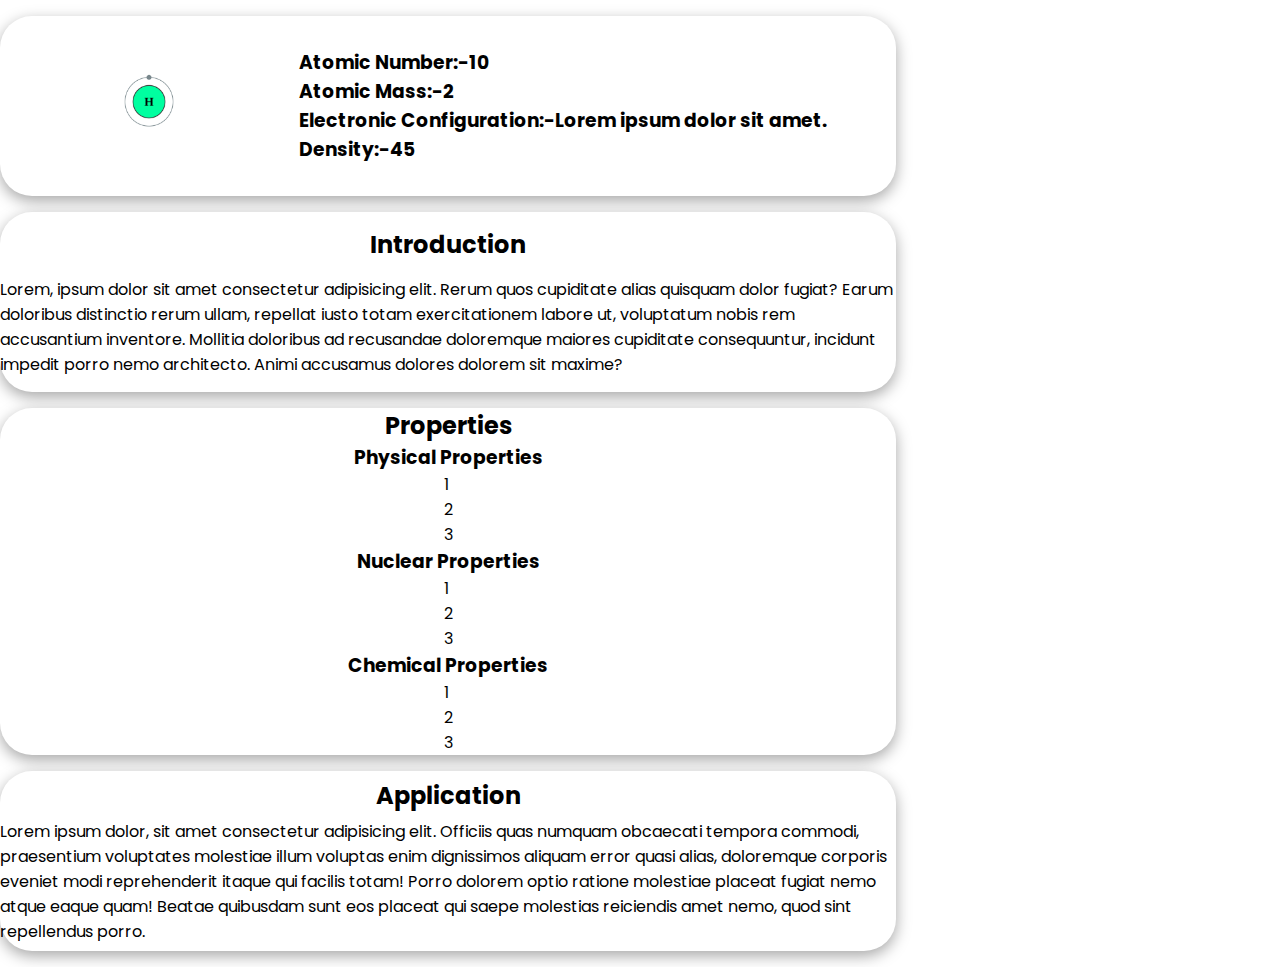
<file: info_page.html>
<!DOCTYPE html>
<html lang="en">
  <head>
    <meta charset="UTF-8" />
    <meta name="viewport" content="width=device-width, initial-scale=1.0" />
    <link
      rel="stylesheet"
      href="https://cdnjs.cloudflare.com/ajax/libs/font-awesome/6.7.1/css/all.min.css"
      integrity="sha512-5Hs3dF2AEPkpNAR7UiOHba+lRSJNeM2ECkwxUIxC1Q/FLycGTbNapWXB4tP889k5T5Ju8fs4b1P5z/iB4nMfSQ=="
      crossorigin="anonymous"
      referrerpolicy="no-referrer" />
    <link rel="preconnect" href="https://fonts.googleapis.com" />
    <link rel="preconnect" href="https://fonts.gstatic.com" crossorigin />
    <link
      href="https://fonts.googleapis.com/css2?family=Poppins:ital,wght@0,100;0,200;0,300;0,400;0,500;0,600;0,700;0,800;0,900;1,100;1,200;1,300;1,400;1,500;1,600;1,700;1,800;1,900&family=Roboto:ital,wght@0,100;0,300;0,400;0,500;0,700;0,900;1,100;1,300;1,400;1,500;1,700;1,900&display=swap"
      rel="stylesheet" />
    <link rel="stylesheet" href="./info_style.css" />
    <title>Document</title>
  </head>
  <body>
    <section class="main">
      <div class="basic container">
        <div class="photo">
          <img src="./img/hydrogen.jpg" alt="hydrogen" />
        </div>
        <div class="element-info">
          <ul>
            <li>
              <h3>Atomic Number:-</h3>
              <h3 class="ele-no">10</h3>
            </li>
            <li>
              <h3>Atomic Mass:-</h3>
              <h3 class="ele-mass">2</h3>
            </li>
            <li>
              <h3>Electronic Configuration:-</h3>
              <h3 class="ele-e-config">Lorem ipsum dolor sit amet.</h3>
            </li>
            <li>
              <h3>Density:-</h3>
              <h3 class="ele-density">45</h3>
            </li>
          </ul>
        </div>
      </div>

      <div class="intro container">
        <h2>Introduction</h2>
        Lorem, ipsum dolor sit amet consectetur adipisicing elit. Rerum quos
        cupiditate alias quisquam dolor fugiat? Earum doloribus distinctio rerum
        ullam, repellat iusto totam exercitationem labore ut, voluptatum nobis
        rem accusantium inventore. Mollitia doloribus ad recusandae doloremque
        maiores cupiditate consequuntur, incidunt impedit porro nemo architecto.
        Animi accusamus dolores dolorem sit maxime?
      </div>

      <div class="properties container">
        <h2>Properties</h2>
        <h3>Physical Properties</h3>
        <ul>
          <li>1</li>
          <li>2</li>
          <li>3</li>
        </ul>
        <h3>Nuclear Properties</h3>
        <ul>
          <li>1</li>
          <li>2</li>
          <li>3</li>
        </ul>
        <h3>Chemical Properties</h3>
        <ul>
          <li>1</li>
          <li>2</li>
          <li>3</li>
        </ul>
      </div>

      <div class="application container">
        <h2>Application</h2>
        Lorem ipsum dolor, sit amet consectetur adipisicing elit. Officiis quas
        numquam obcaecati tempora commodi, praesentium voluptates molestiae
        illum voluptas enim dignissimos aliquam error quasi alias, doloremque
        corporis eveniet modi reprehenderit itaque qui facilis totam! Porro
        dolorem optio ratione molestiae placeat fugiat nemo atque eaque quam!
        Beatae quibusdam sunt eos placeat qui saepe molestias reiciendis amet
        nemo, quod sint repellendus porro.
      </div>
    </section>
  </body>
</html>
</file>
<file: style.css>
* {
  margin: 0;
  padding: 0;
  box-sizing: border-box;
}

li {
  list-style: none;
}

a {
  text-decoration: none;
}

body {
  background-color: rgb(0, 0, 0);
  font-family: "poppins", sans-serif;
  display: flex;
  flex-direction: column;
}

p {
  font-size: 0.4rem;
  pointer-events: none;
}

.main {
  display: flex;
  justify-content: center;
  align-items: center;
  min-height: 90vh;
}

.periodic-bg {
  aspect-ratio: 18/10;
  display: block;
  width: 160vmin;
  display: grid;
  grid-template-columns: repeat(18, 1fr);
  grid-template-rows: repeat(10, 1fr);
  background: rgb(0, 0, 0);
  padding: 1vmin;
  gap: 0;
}

.periodic-bg .element-box {
  background: rgb(0, 0, 0);
  padding: 10px;
  border: 0.3vh solid black;
}
/*to make element name appear on top*/
.element-box:hover .inner-element-name {
  z-index: 1;
}

.periodic-bg .element-box .hyperlink {
  height: 100%;
  width: 100%;
  padding: 0px;
  z-index: 10;
}

.periodic-bg .element {
  text-align: center;
  font-size: 1.5rem;
  color: #ffffff;
  text-decoration: none;
  transition: all 0.3s ease-out;
}

/*Empty space between H and He*/

.periodic-bg .empty-space-one {
  background: rgb(0, 0, 0);
  grid-area: 1/2/1/18;
  border: 2px solid black;
}

.periodic-bg .empty-space-two {
  background: rgb(0, 0, 0);
  grid-area: 2/3/2/13;
  border: 2px solid black;
}

.periodic-bg .empty-space-three {
  background: rgb(0, 0, 0);
  grid-area: 3/3/3/13;
  border: 2px solid black;
}

.periodic-bg .empty-space-four {
  background: rgb(0, 0, 0);
  grid-area: 9/1/11/3;
  border: 2px solid black;
}

.periodic-bg .empty-space-five {
  background: rgb(0, 0, 0);
  grid-area: 9/18/11/19;
  border: 2px solid black;
}

.periodic-bg .divider {
  background: rgb(0, 0, 0);
  grid-area: 8/1/9/19;
  border: 2px solid black;
}
/* Hover effect */

.element-box {
  position: relative;
  transition: transform 0.3s ease, box-shadow 0.3s ease;
  overflow: hidden;
}

.element-box:hover {
  transform: scale(1.5); /* Increases size on hover */
  z-index: 1; /* Places the hovered element above others */
  box-shadow: 0 4px 12px rgba(0, 0, 0, 0.3);
}

.element-hover {
  display: none; /* Hidden by default */
  opacity: 0;
  pointer-events: none;
  position: absolute;
  width: 100%;
  height: 100%;
  top: 0;
  left: 0;
  transform: scale(1);
}

.align {
  height: 100%;
  width: 100%;
  display: flex;
  justify-content: center;
  align-items: center;
  flex-direction: column;
}

.atomic-number {
  position: absolute;
  top: 0;
  left: 0;
}

.atomic-mass {
  position: absolute;
  bottom: 0;
  right: 0;
}

.element-symbol {
  font-size: 0.7rem;
}

.element-box:hover .inner-element-name {
  opacity: 0; /* Fade out original content */
  pointer-events: none;
  display: none;
  z-index: 1;
}

.element-box:hover .element-hover {
  display: block; /* Show hover content */
  opacity: 1;
  pointer-events: all;
  display: flex;
  align-items: center;
  justify-content: center;
}

/*Popup*/

.popup-container {
  position: fixed;
  top: 0%;
  left: 0%;
  background: rgba(0, 0, 0, 0.5);
  width: 100%;
  height: 100%;
  display: flex;
  justify-content: center;
  align-items: center;
  transition: all 0.5s ease-in-out;
  opacity: 0;
  pointer-events: none;
  z-index: 100;
}

.popup {
  background: white;
  border-radius: 2rem;
  transition: transform 0.5s ease;
  transform: translateY(-2rem);
  min-width: 50%;
  min-height: 65vh;
  opacity: 0;
  pointer-events: none;

  /*inner elements styling*/
  display: flex;
  flex-direction: column;
  align-items: center;
  justify-content: space-evenly;
  z-index: 100;
}

.main-info {
  display: flex;
  justify-content: space-evenly;
  align-items: center;
}

.main-info img {
  width: 15rem;
  height: 15rem;
}

.popup li {
  display: flex;
}

.info-link {
  font-size: 1.5rem;
  color: black;
  position: relative;
}

.info-link::after {
  content: "";
  position: absolute;
  left: 0;
  bottom: 0;
  width: 100%;
  height: 2px;
  background: black;

  transform: scaleX(0);
  transform-origin: right;
  transition: transform 250ms ease-in;
}
.info-link:hover::after {
  transform: scaleX(1);
  transform-origin: left;
  background: #555;
}
.info-link:hover {
  color: #555;
}

.ele-abundance {
  display: flex;
  flex-direction: column;
  align-items: center;
}

.popup-close {
  position: absolute;
  right: 5%;
  top: 5%;
  font-size: 1.3rem;
  padding: 1em;
  color: black;
  cursor: pointer;
  aspect-ratio: 1/1;
  display: flex;
  justify-content: center;
  align-items: center;
  border-radius: 50%;
  transition: all 280ms ease-in;
  /* transition: background-color 280ms ease;
  transition: rotate 280ms ease-in; */

  background: rgb(255, 96, 92);
  box-shadow: none;
  border: black solid 1.5px;
}

.popup-close:hover {
  color: rgb(255, 96, 92);
  rotate: 180deg;
  background: white;
  border-color: rgb(255, 96, 92);
}

.active {
  opacity: 1;
  pointer-events: all;
}

/*Search box styling following a youtuber tutorial*/
.bg-search-box {
  display: flex;
  align-items: center;
  justify-content: center;
  flex-direction: column;
  min-height: 10vh;
}
.search-box {
  width: 50%;
  background: #fff;
  border-radius: 1vmin;
  align-self: center;
  border-radius: 2rem;
}
.search-box .row {
  display: flex;
  align-items: center;
  padding: 2vmin;
}
.search-box .row input {
  margin-left: 1rem;
  flex: 1;
  color: #333;
  height: 3vh;
  background: transparent;
  border: 0;
  outline: 0;
  font-size: 18px;
}
.search-box .row button {
  background: transparent;
  border: 0;
  outline: 0;
}
.search-box .row button fa-solid {
  width: 25px;
  cursor: pointer;
  color: #555;
  font-size: 22px;
}
.search-box .result-box ul {
  border-top: 1px solid #999;
  padding: 15px 10px;
}
.search-box .result-box ul li {
  list-style: none;
  border-radius: 3px;
  padding: 15px 10px;
  cursor: pointer;
}
.search-box .result-box ul li:hover {
  background: #e9f3ff;
}
.search-box .result-box {
  max-height: 300px;
  overflow-y: overflow;
}

/*temperature slider styling*/

.slider {
  width: 100%;
  display: flex;
  justify-content: center;
  align-items: center;
}

.temp-value-kelvin {
  width: 3rem;
  font-size: 1.2rem;
  align-content: center;
  border-radius: 1rem;
  background: white;
  border: none;
  margin-left: 0.7rem;
}
.temp-value::after {
  content: "K";
  position: absolute;
  width: 100%;
  height: 100%;
  left: 0;
}

.temp-slider {
  -webkit-appearance: none;
  margin: 0.5rem 0;
  width: 25%;
  border-radius: 1rem;
  cursor: pointer;
  background: linear-gradient(to right, blue, red);
}

/**/
/**/
/**/
/**/
/*Filter element*/
.filterElements {
  display: flex;
  align-content: center;
  align-items: center;
  gap: 0.4vh;
}

.alkaliMetals {
  color: rgb(35, 244, 255);
  padding: 1vh;
  border: solid rgb(35, 244, 255) 0.5vh;
  border-radius: 5vh;
  cursor: pointer;
}
.alkalineEarthMetals {
  color: rgb(48, 193, 255);
  padding: 1vh;
  border: solid rgb(48, 193, 255) 0.5vh;
  border-radius: 5vh;
  cursor: pointer;
}
.transitionElements {
  color: rgb(255, 228, 77);
  padding: 1vh;
  border: solid rgb(255, 228, 77) 0.5vh;
  border-radius: 5vh;
  cursor: pointer;
}
.postTransitionElements {
  color: rgb(255, 170, 0);
  padding: 1vh;
  border: solid rgb(255, 170, 0) 0.5vh;
  border-radius: 5vh;
  cursor: pointer;
}
.metalloids {
  color: rgb(183, 198, 196);
  padding: 1vh;
  border: solid rgb(183, 198, 196) 0.5vh;
  border-radius: 5vh;
  cursor: pointer;
}
.nonMetals {
  color: rgb(255, 69, 112);
  padding: 1vh;
  border: solid rgb(255, 69, 112) 0.5vh;
  border-radius: 5vh;
  cursor: pointer;
}
.nobleGases {
  color: rgb(183, 48, 255);
  padding: 1vh;
  border: solid rgb(183, 48, 255) 0.5vh;
  border-radius: 5vh;
  cursor: pointer;
}
.lanthanoids {
  color: rgb(180, 255, 41);
  padding: 1vh;
  border: solid rgb(180, 255, 41) 0.5vh;
  border-radius: 5vh;
  cursor: pointer;
}
.actinoids {
  color: rgb(0, 255, 115);
  border: solid rgb(0, 255, 115) 0.5vh;
  border-radius: 5vh;
  cursor: pointer;
  padding: 1vh;
}

.periodic-bg .alkalineEarthMetal {
  background: rgb(48, 193, 255);
}

.periodic-bg .alkaliMetal {
  background: rgb(35, 244, 255);
}

.periodic-bg .transitionElement {
  background: rgb(255, 228, 77);
}

.periodic-bg .metalloid {
  background: rgb(183, 198, 196);
}

.periodic-bg .nobleGas {
  background: rgb(183, 48, 255);
}

.periodic-bg .lanthanoid {
  background: rgb(180, 255, 41);
}

.periodic-bg .actinoid {
  background: rgb(0, 255, 115);
}

.periodic-bg .alkalineEarthMetal {
  background: rgb(48, 193, 255);
}

.periodic-bg .nonMetal {
  background: rgb(255, 69, 112);
}

.periodic-bg .postTransitionElement {
  background: rgb(255, 170, 0);
}

.amglow {
  box-shadow: 0 0 5vh 0.7vh rgb(35, 244, 255);
}
.aemglow {
  box-shadow: 0 0 5vh 0.7vh rgb(48, 193, 255);
}
.teglow {
  box-shadow: 0 0 5vh 0.7vh rgb(255, 228, 77);
}
.pteglow {
  box-shadow: 0 0 5vh 0.7vh rgb(255, 170, 0);
}
.mglow {
  box-shadow: 0 0 5vh 0.7vh rgb(183, 198, 196);
}
.nmglow {
  box-shadow: 0 0 5vh 0.7vh rgb(255, 69, 112);
}
.ngglow {
  box-shadow: 0 0 5vh 0.7vh rgb(183, 48, 255);
}
.laglow {
  box-shadow: 0 0 5vh 0.7vh rgb(180, 255, 41);
}
.acglow {
  box-shadow: 0 0 5vh 0.7vh rgb(0, 255, 115);
}
.ngglow {
  box-shadow: 0 0 5vh 0.7vh rgb(183, 48, 255);
}

.alkalineEarthMetalBtnH {
  background: rgb(48, 193, 255);
  color: black;
}

.alkaliMetalBtnH {
  background: rgb(35, 244, 255);
  color: black;
}

.transitionElementBtnH {
  background: rgb(255, 228, 77);
  color: black;
}

.metalloidBtnH {
  background: rgb(183, 198, 196);
  color: black;
}

.nobleGasBtnH {
  background: rgb(183, 48, 255);
  color: black;
}

.lanthanoidBtnH {
  background: rgb(180, 255, 41);
  color: black;
}

.actinoidBtnH {
  background: rgb(0, 255, 115);
  color: black;
}

.alkalineEarthMetalBtnH {
  background: rgb(48, 193, 255);
  color: black;
}

.nonMetalBtnH {
  background: rgb(255, 69, 112);
  color: black;
}

.postTransitionElementBtnH {
  background: rgb(255, 170, 0);
  color: black;
}
</file>
<file: info_style.css>
* {
  margin: 0;
  padding: 0;
  box-sizing: border-box;
}

li {
  list-style: none;
}

a {
  text-decoration: none;
}

body {
  font-family: "poppins", sans-serif;
}

p {
  font-size: 0.5rem;
  pointer-events: none;
}

img {
  width: 10rem;
  height: 10rem;
}

li {
  display: flex;
}

#info-page {
  display: flex;
  align-items: center;
  justify-content: space-evenly;
  flex-direction: column;
}

.container {
  background: white;
  border-radius: 2rem;
  min-height: 20vh;
  width: 70%;
  box-shadow: rgba(0, 0, 0, 0.35) 0px 5px 15px;
  margin: 1rem 0;
  position: relative;

  /*inner elements styling*/
  display: flex;
  align-items: center;
  justify-content: space-evenly;
}

.intro {
  flex-direction: column;
}

.application {
  flex-direction: column;
}

.properties {
  flex-direction: column;
}
</file>
